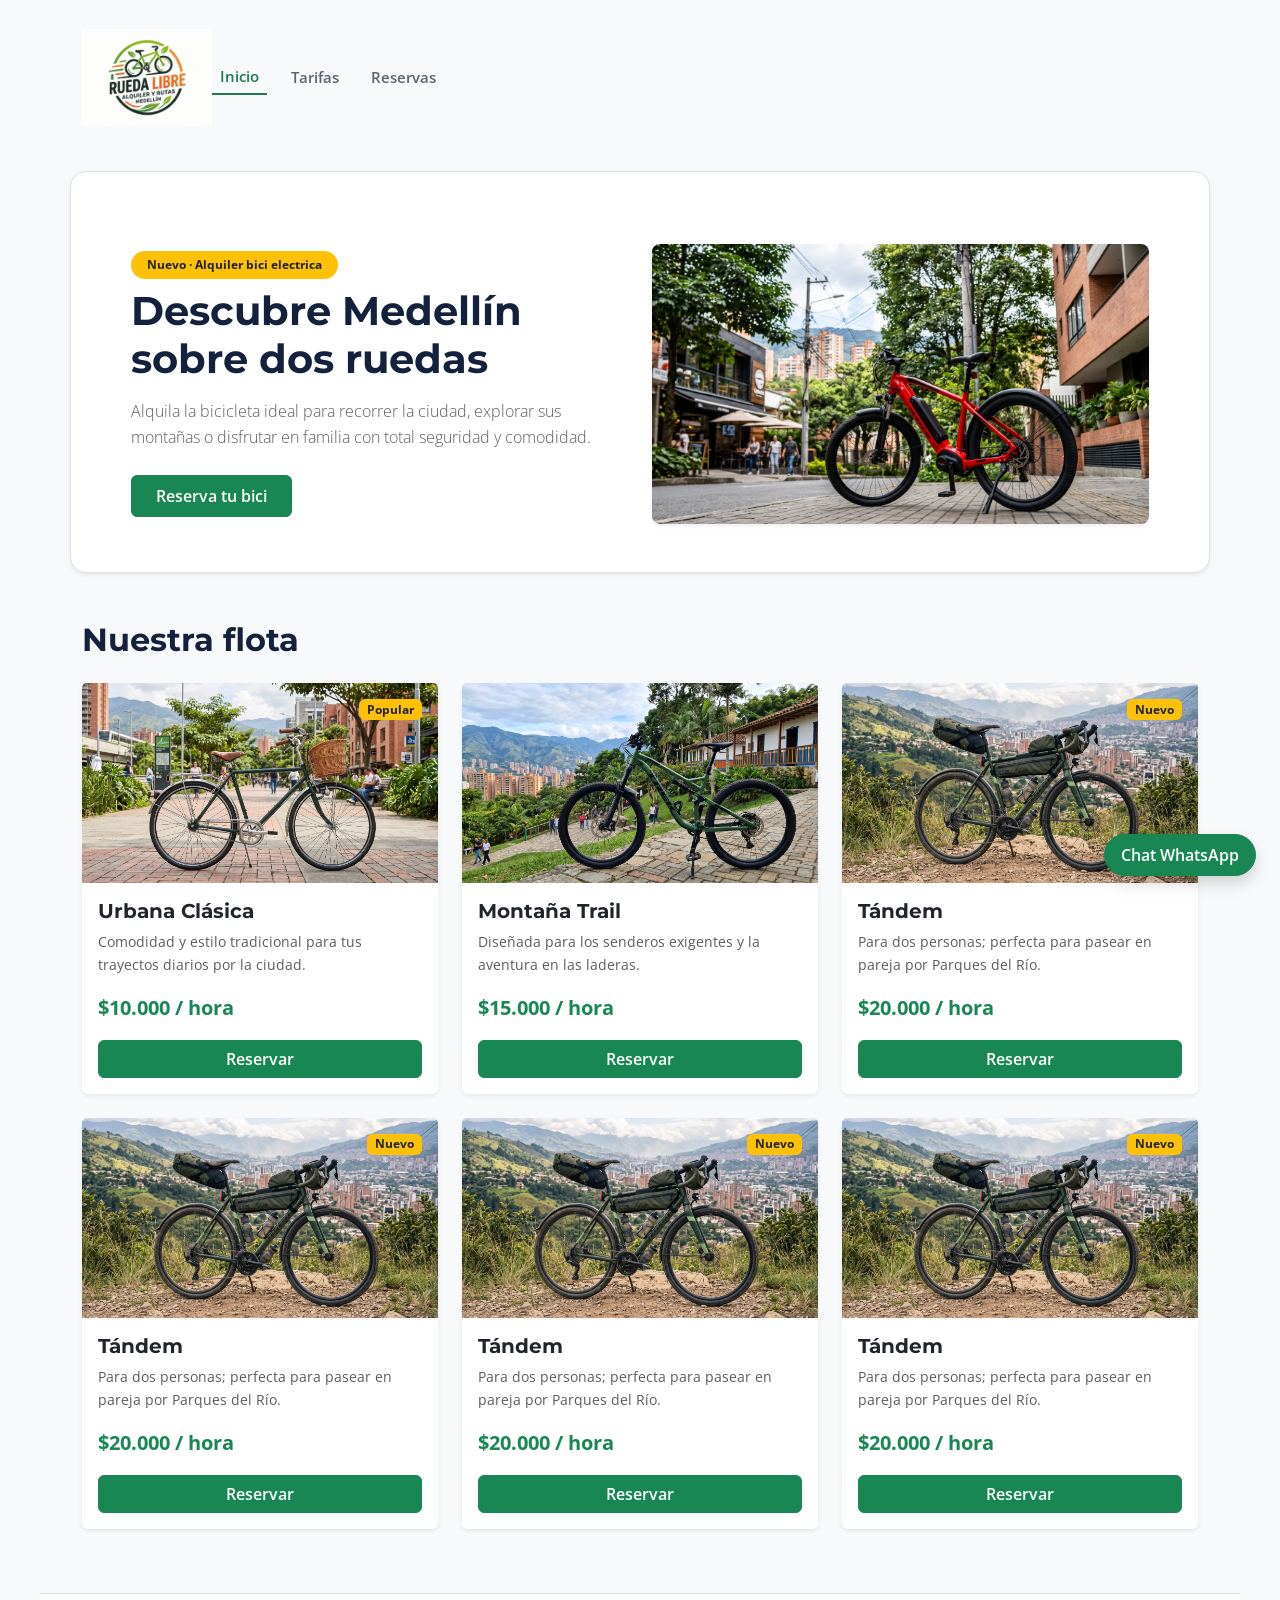
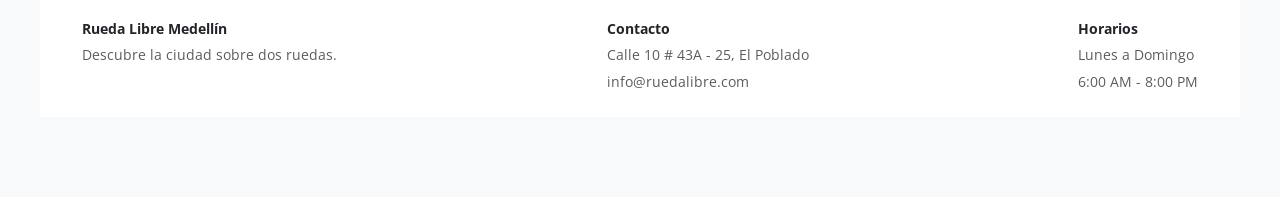
<file: index.html>
<!DOCTYPE html>
<html lang="es">
<head>
    <meta charset="UTF-8">
    <meta name="viewport" content="width=device-width, initial-scale=1.0">
    <title>Rueda Libre - Alquiler y Rutas en Medellín</title>
    
    <link href="https://cdn.jsdelivr.net/npm/bootstrap@5.3.3/dist/css/bootstrap.min.css" rel="stylesheet" integrity="sha384-QWTKZyjpPEjISv5WaRU9OFeRpok6YctnYmDr5pNlyT2bRjXh0JMhjY6hW+ALEwIH" crossorigin="anonymous">
    
    <link rel="stylesheet" href="css/styles.css">
    
    <link rel="preconnect" href="https://fonts.googleapis.com">
    <link rel="preconnect" href="https://fonts.gstatic.com" crossorigin>
    <link href="https://fonts.googleapis.com/css2?family=Montserrat:wght@700&family=Open+Sans:wght@400;600&display=swap" rel="stylesheet">
</head>
<body class="bg-light text-dark">

    <header class="container py-3">
        <nav class="navbar navbar-expand-md navbar-light">
            <div class="container-fluid px-0">
                <a class="navbar-brand m-0" href="index.html">
                    <img src="img/logo.jpeg" id="logo" alt="Logo Rueda Libre" style="max-width: 130px;" class="img-fluid">
                </a>

                <button class="navbar-toggler" type="button" data-bs-toggle="collapse" data-bs-target="#menuNavegacion" aria-controls="menuNavegacion" aria-expanded="false" aria-label="Toggle navigation">
                    <span class="navbar-toggler-icon"></span>
                </button>

                <div class="collapse navbar-collapse justify-content-end" id="menuNavegacion">
                    <ul id="menu" class="navbar-nav align-items-center gap-3 mb-2 mb-md-0">
                        <li class="nav-item"><a href="index.html" class="nav-link activo fw-semibold text-decoration-none">Inicio</a></li>
                        <li class="nav-item"><a href="paginas/tarifas.html" class="nav-link fw-semibold text-decoration-none">Tarifas</a></li>
                        <li class="nav-item"><a href="paginas/reservas.html" class="nav-link fw-semibold text-decoration-none">Reservas</a></li>
                    </ul>
                </div>
            </div>
        </nav>
    </header>
    <main class="container my-4">
        <section class="row align-items-center bg-white p-4 p-md-5 rounded-4 shadow-sm border g-4">
            <div class="col-12 col-md-6 space-y-3">
                <span class="badge bg-warning text-dark mb-2 px-3 py-2 rounded-pill fw-bold">Nuevo · Alquiler bici electrica</span>
                <h1 class="display-6 fw-bold mb-3">Descubre Medellín sobre dos ruedas</h1>
                <p class="text-muted lead fs-6 mb-4">Alquila la bicicleta ideal para recorrer la ciudad, explorar sus montañas o disfrutar en familia con total seguridad y comodidad.</p>
                <div>
                    <a href="paginas/reservas.html" class="btn btn-success px-4 py-2 fw-semibold">Reserva tu bici</a>
                </div>
            </div>
            <div class="col-12 col-md-6">
                <img src="img/bici-electrica.jpeg" alt="Rueda Libre Medellín" class="img-fluid rounded-3 shadow-sm w-100 object-fit-cover" style="height: 280px;">
            </div>
        </section>
        <section class="mt-5">
            <h2 class="fw-bold mb-4">Nuestra flota</h2>
            <div class="row g-4">
                <div class="col-12 col-sm-6 col-lg-4">
                    <article class="card h-100 shadow-sm border-0 position-relative">
                        <img src="img/bici-normal.jpeg" class="card-img-top object-fit-cover" alt="Urbana Clásica" style="height: 200px;">
                        <span class="position-absolute top-0 end-0 m-3 badge bg-warning text-dark fw-bold">Popular</span>
                        <div class="card-body d-flex flex-column">
                            <h3 class="card-title h5 fw-bold">Urbana Clásica</h3>
                            <p class="card-text text-muted small flex-grow-1">Comodidad y estilo tradicional para tus trayectos diarios por la ciudad.</p>
                            <p class="text-success fw-bold fs-5 mb-3">$10.000 / hora</p>
                            <a href="paginas/reservas.html" class="btn btn-success w-100 mt-auto fw-semibold">Reservar</a>
                        </div>
                    </article>
                </div>
                <div class="col-12 col-sm-6 col-lg-4">
                    <article class="card h-100 shadow-sm border-0 position-relative">
                        <img src="img/bici-montaña.jpeg" class="card-img-top object-fit-cover" alt="Montaña Trail" style="height: 200px;">
                        <div class="card-body d-flex flex-column">
                            <h3 class="card-title h5 fw-bold">Montaña Trail</h3>
                            <p class="card-text text-muted small flex-grow-1">Diseñada para los senderos exigentes y la aventura en las laderas.</p>
                            <p class="text-success fw-bold fs-5 mb-3">$15.000 / hora</p>
                            <a href="paginas/reservas.html" class="btn btn-success w-100 mt-auto fw-semibold">Reservar</a>
                        </div>
                    </article>
                </div>

            
                <div class="col-12 col-sm-6 col-lg-4">
                    <article class="card h-100 shadow-sm border-0 position-relative">
                        <img src="img/bici-gravel.jpeg" class="card-img-top object-fit-cover" alt="Bicicleta Tándem" style="height: 200px;">
                        <span class="position-absolute top-0 end-0 m-3 badge bg-warning text-dark fw-bold">Nuevo</span>
                        <div class="card-body d-flex flex-column">
                            <h3 class="card-title h5 fw-bold">Tándem</h3>
                            <p class="card-text text-muted small flex-grow-1">Para dos personas; perfecta para pasear en pareja por Parques del Río.</p>
                            <p class="text-success fw-bold fs-5 mb-3">$20.000 / hora</p>
                            <a href="paginas/reservas.html" class="btn btn-success w-100 mt-auto fw-semibold">Reservar</a>
                        </div>
                    </article>
                </div>
                <div class="col-12 col-sm-6 col-lg-4">
                    <article class="card h-100 shadow-sm border-0 position-relative">
                        <img src="img/bici-gravel.jpeg" class="card-img-top object-fit-cover" alt="Bicicleta Tándem" style="height: 200px;">
                        <span class="position-absolute top-0 end-0 m-3 badge bg-warning text-dark fw-bold">Nuevo</span>
                        <div class="card-body d-flex flex-column">
                            <h3 class="card-title h5 fw-bold">Tándem</h3>
                            <p class="card-text text-muted small flex-grow-1">Para dos personas; perfecta para pasear en pareja por Parques del Río.</p>
                            <p class="text-success fw-bold fs-5 mb-3">$20.000 / hora</p>
                            <a href="paginas/reservas.html" class="btn btn-success w-100 mt-auto fw-semibold">Reservar</a>
                        </div>
                    </article>
                </div>
                <div class="col-12 col-sm-6 col-lg-4">
                    <article class="card h-100 shadow-sm border-0 position-relative">
                        <img src="img/bici-gravel.jpeg" class="card-img-top object-fit-cover" alt="Bicicleta Tándem" style="height: 200px;">
                        <span class="position-absolute top-0 end-0 m-3 badge bg-warning text-dark fw-bold">Nuevo</span>
                        <div class="card-body d-flex flex-column">
                            <h3 class="card-title h5 fw-bold">Tándem</h3>
                            <p class="card-text text-muted small flex-grow-1">Para dos personas; perfecta para pasear en pareja por Parques del Río.</p>
                            <p class="text-success fw-bold fs-5 mb-3">$20.000 / hora</p>
                            <a href="paginas/reservas.html" class="btn btn-success w-100 mt-auto fw-semibold">Reservar</a>
                        </div>
                    </article>
                </div>
                <div class="col-12 col-sm-6 col-lg-4">
                    <article class="card h-100 shadow-sm border-0 position-relative">
                        <img src="img/bici-gravel.jpeg" class="card-img-top object-fit-cover" alt="Bicicleta Tándem" style="height: 200px;">
                        <span class="position-absolute top-0 end-0 m-3 badge bg-warning text-dark fw-bold">Nuevo</span>
                        <div class="card-body d-flex flex-column">
                            <h3 class="card-title h5 fw-bold">Tándem</h3>
                            <p class="card-text text-muted small flex-grow-1">Para dos personas; perfecta para pasear en pareja por Parques del Río.</p>
                            <p class="text-success fw-bold fs-5 mb-3">$20.000 / hora</p>
                            <a href="paginas/reservas.html" class="btn btn-success w-100 mt-auto fw-semibold">Reservar</a>
                        </div>
                    </article>
                </div>

            </div>
        </section>

    </main>
    <a href="https://wa.me/573197158607" class="btn btn-success position-fixed bottom-0 end-0 m-4 rounded-pill shadow px-3 py-2 fw-semibold" target="_blank" style="z-index: 1000;">Chat WhatsApp</a>

    <footer class="border-top py-4 mt-5 bg-white">
        <div class="container d-flex flex-column flex-md-row justify-content-between align-items-start gap-4 text-muted small">
            <div>
                <p class="mb-1 fw-bold text-dark">Rueda Libre Medellín</p>
                <p class="mb-0">Descubre la ciudad sobre dos ruedas.</p>
            </div>
            <div>
                <p class="mb-1 fw-bold text-dark">Contacto</p>
                <p class="mb-1">Calle 10 # 43A - 25, El Poblado</p>
                <p class="mb-0">info@ruedalibre.com</p>
            </div>
            <div>
                <p class="mb-1 fw-bold text-dark">Horarios</p>
                <p class="mb-1">Lunes a Domingo</p>
                <p class="mb-0">6:00 AM - 8:00 PM</p>
            </div>
        </div>
    </footer>
    <script src="https://cdn.jsdelivr.net/npm/bootstrap@5.3.3/dist/js/bootstrap.bundle.min.js" integrity="sha384-YvpcrYf0tY3lHB60NNkmXc5s9fDVZLESaAA55NDzOxhy9GkcIdslK1eN7N6jIeHz" crossorigin="anonymous"></script>
</body>
</html>
</file>
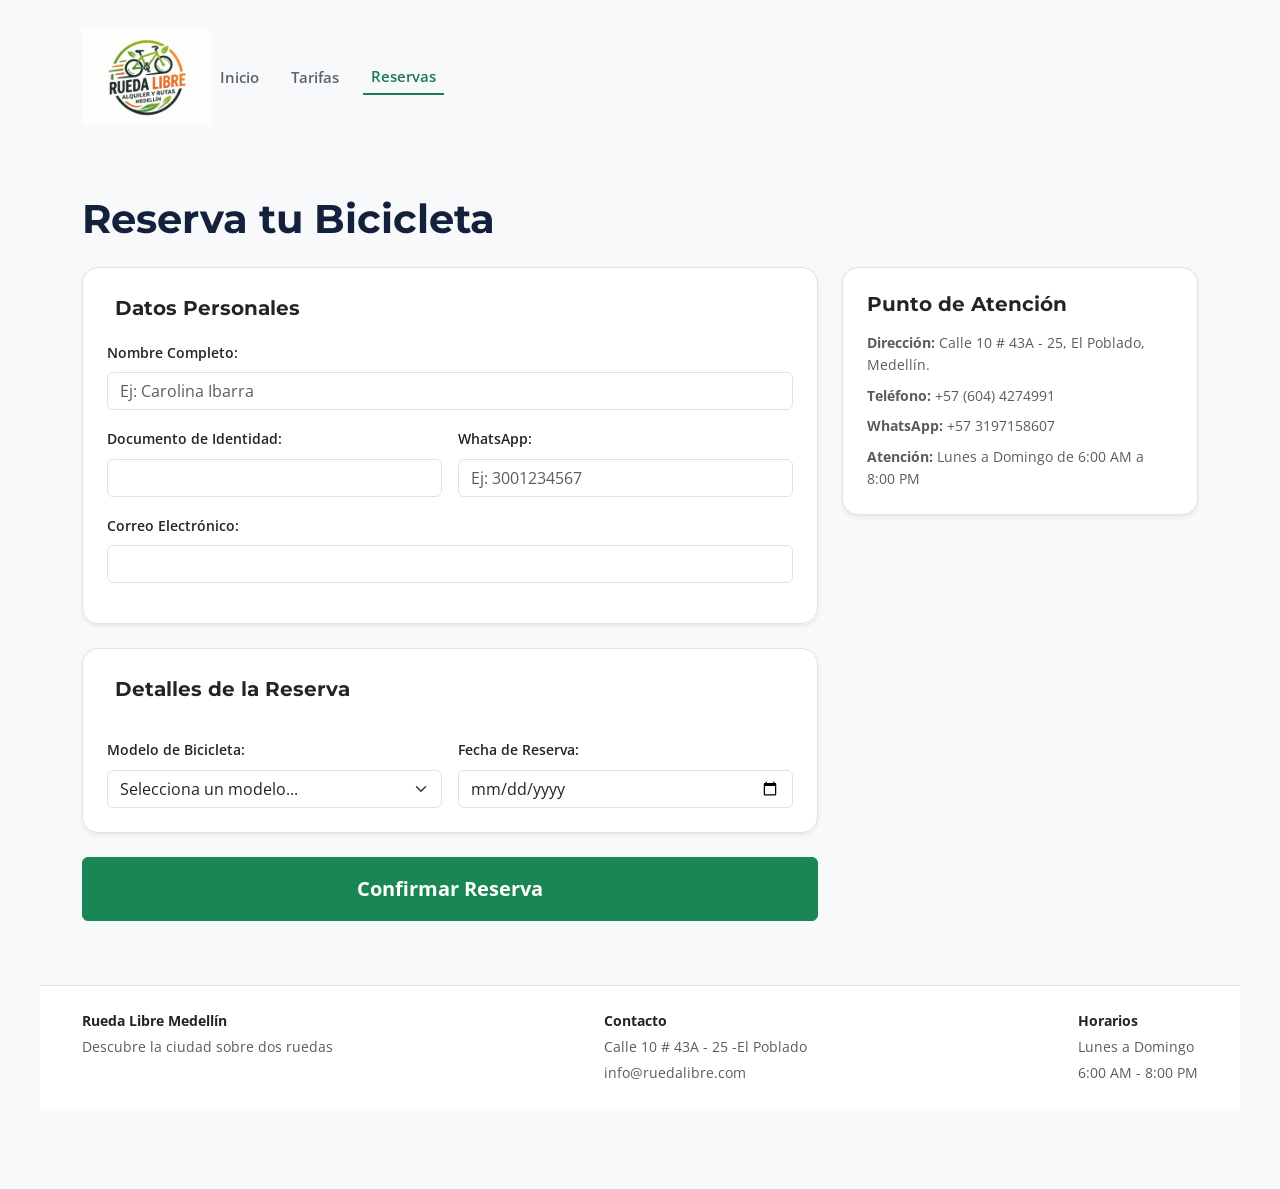
<file: paginas/reservas.html>
<!DOCTYPE html>
<html lang="es">
<head>
    <meta charset="UTF-8">
    <meta name="viewport" content="width=device-width, initial-scale=1.0">
    <title>Reservas - Rueda Libre</title>
    
    <link href="https://cdn.jsdelivr.net/npm/bootstrap@5.3.3/dist/css/bootstrap.min.css" rel="stylesheet" integrity="sha384-QWTKZyjpPEjISv5WaRU9OFeRpok6YctnYmDr5pNlyT2bRjXh0JMhjY6hW+ALEwIH" crossorigin="anonymous">
    <link rel="stylesheet" href="../css/styles.css">
    
    <link rel="preconnect" href="https://fonts.googleapis.com">
    <link rel="preconnect" href="https://fonts.gstatic.com" crossorigin>
    <link href="https://fonts.googleapis.com/css2?family=Montserrat:wght@700&family=Open+Sans:wght@400;600&display=swap" rel="stylesheet">
</head>
<body class="bg-light text-dark">

    <header class="container py-3">
        <nav class="navbar navbar-expand-md navbar-light">
            <div class="container-fluid px-0">
                <a class="navbar-brand m-0" href="../index.html">
                    <img src="../img/logo.jpeg" id="logo" alt="Logo Rueda Libre" style="max-width: 130px;" class="img-fluid">
                </a>

                <button class="navbar-toggler" type="button" data-bs-toggle="collapse" data-bs-target="#menuNavegacion" aria-controls="menuNavegacion" aria-expanded="false" aria-label="Toggle navigation">
                    <span class="navbar-toggler-icon"></span>
                </button>

                <div class="collapse navbar-collapse justify-content-end" id="menuNavegacion">
                    <ul id="menu" class="navbar-nav align-items-center gap-3 mb-2 mb-md-0">
                        <li class="nav-item"><a href="../index.html" class="nav-link fw-semibold text-decoration-none">Inicio</a></li>
                        <li class="nav-item"><a href="tarifas.html" class="nav-link fw-semibold text-decoration-none">Tarifas</a></li>
                        <li class="nav-item"><a href="reservas.html" class="nav-link activo fw-semibold text-decoration-none">Reservas</a></li>
                    </ul>
                </div>
            </div>
        </nav>
    </header>

    <main class="container my-4">
        <h1 class="fw-bold mb-4">Reserva tu Bicicleta</h1>

        <div class="row g-4 align-items-start">
            
            <section class="col-12 col-lg-8">
                <form action="#" method="post" class="needs-validation space-y-4" novalidate>
                    
                    <fieldset class="p-4 bg-white rounded-4 border shadow-sm mb-4">
                        <legend class="fw-bold fs-5 text-dark mb-3 px-2">Datos Personales</legend>

                        <div class="mb-3">
                            <label for="nombre" class="form-label fw-semibold small">Nombre Completo:</label>
                            <input type="text" id="nombre" name="nombre" class="form-control" pattern="[A-Za-zÀ-ÿ\s]+" maxlength="60" title="Solo se permiten letras y espacios" placeholder="Ej: Carolina Ibarra" required>
                        </div>

                        <div class="row g-3 mb-3">
                            <div class="col-12 col-sm-6">
                                <label for="documento" class="form-label fw-semibold small">Documento de Identidad:</label>
                                <input type="text" id="documento" name="documento" class="form-control" required>
                            </div>
                            <div class="col-12 col-sm-6">
                                <label for="celular" class="form-label fw-semibold small">WhatsApp:</label>
                                <input type="tel" id="celular" name="celular" class="form-control" pattern="[0-9]{10}" maxlength="10" placeholder="Ej: 3001234567" required>
                            </div>
                        </div>

                        <div class="mb-3">
                            <label for="email" class="form-label fw-semibold small">Correo Electrónico:</label>
                            <input type="email" id="email" name="email" class="form-control" required>
                        </div>
                    </fieldset>

                    <fieldset class="p-4 bg-white rounded-4 border shadow-sm mb-4">
                        <legend class="fw-bold fs-5 text-dark mb-3 px-2">Detalles de la Reserva</legend>
                        
                        <div class="row g-3">
                            <div class="col-12 col-sm-6">
                                <label for="tipo-bici" class="form-label fw-semibold small">Modelo de Bicicleta:</label>
                                <select id="tipo-bici" name="tipo-bici" class="form-select" required>
                                    <option value="" selected disabled>Selecciona un modelo...</option>
                                    <option value="urbana">Urbana Clásica ($10.000/h)</option>
                                    <option value="plegable">Urbana Plegable ($12.000/h)</option>
                                    <option value="montana">Montaña Trail ($15.000/h)</option>
                                    <option value="gravel">Gravel Aventura ($18.000/h)</option>
                                    <option value="electrica">Eléctrica Urbana ($25.000/h)</option>
                                    <option value="infantil">Infantil ($8.000/h)</option>
                                    <option value="tandem">Tándem ($20.000/h)</option>
                                </select>
                            </div>

                            <div class="col-12 col-sm-6">
                                <label for="fecha" class="form-label fw-semibold small">Fecha de Reserva:</label>
                                <input type="date" id="fecha" name="fecha" class="form-control" required>
                            </div>
                        </div>
                    </fieldset>

                    <button type="submit" class="btn btn-success w-100 py-3 fw-bold fs-5">Confirmar Reserva</button>
                </form>
            </section>

            <aside class="col-12 col-lg-4">
                <div class="p-4 bg-white rounded-4 border shadow-sm">
                    <h3 class="fs-5 fw-bold text-dark mb-3">Punto de Atención</h3>
                    <p class="small text-muted mb-2"><strong>Dirección:</strong> Calle 10 # 43A - 25, El Poblado, Medellín.</p>
                    <p class="small text-muted mb-2"><strong>Teléfono:</strong> +57 (604) 4274991</p>
                    <p class="small text-muted mb-2"><strong>WhatsApp:</strong> +57 3197158607</p>
                    <p class="small text-muted mb-0"><strong>Atención:</strong> Lunes a Domingo de 6:00 AM a 8:00 PM</p>
                </div>
            </aside>

        </div>
    </main>

    <footer class="border-top py-4 mt-5 bg-white">
        <div class="container d-flex flex-column flex-md-row justify-content-between align-items-start gap-4 text-muted small">
            <div>
                <p class="mb-1 fw-bold text-dark">Rueda Libre Medellín</p>
                <p class="mb-0">Descubre la ciudad sobre dos ruedas</p>
            </div>
            <div>
                <p class="mb-1 fw-bold text-dark">Contacto</p>
                <p class="mb-1">Calle 10 # 43A - 25 -El Poblado</p>
                <p class="mb-0">info@ruedalibre.com</p>
            </div>
            <div>
                <p class="mb-1 fw-bold text-dark">Horarios</p>
                <p class="mb-1">Lunes a Domingo</p>
                <p class="mb-0">6:00 AM - 8:00 PM</p>
            </div>
        </div>
    </footer>

    <script src="https://cdn.jsdelivr.net/npm/bootstrap@5.3.3/dist/js/bootstrap.bundle.min.js" integrity="sha384-YvpcrYf0tY3lHB60NNkmXc5s9fDVZLESaAA55NDzOxhy9GkcIdslK1eN7N6jIeHz" crossorigin="anonymous"></script>
</body>
</html>
</file>
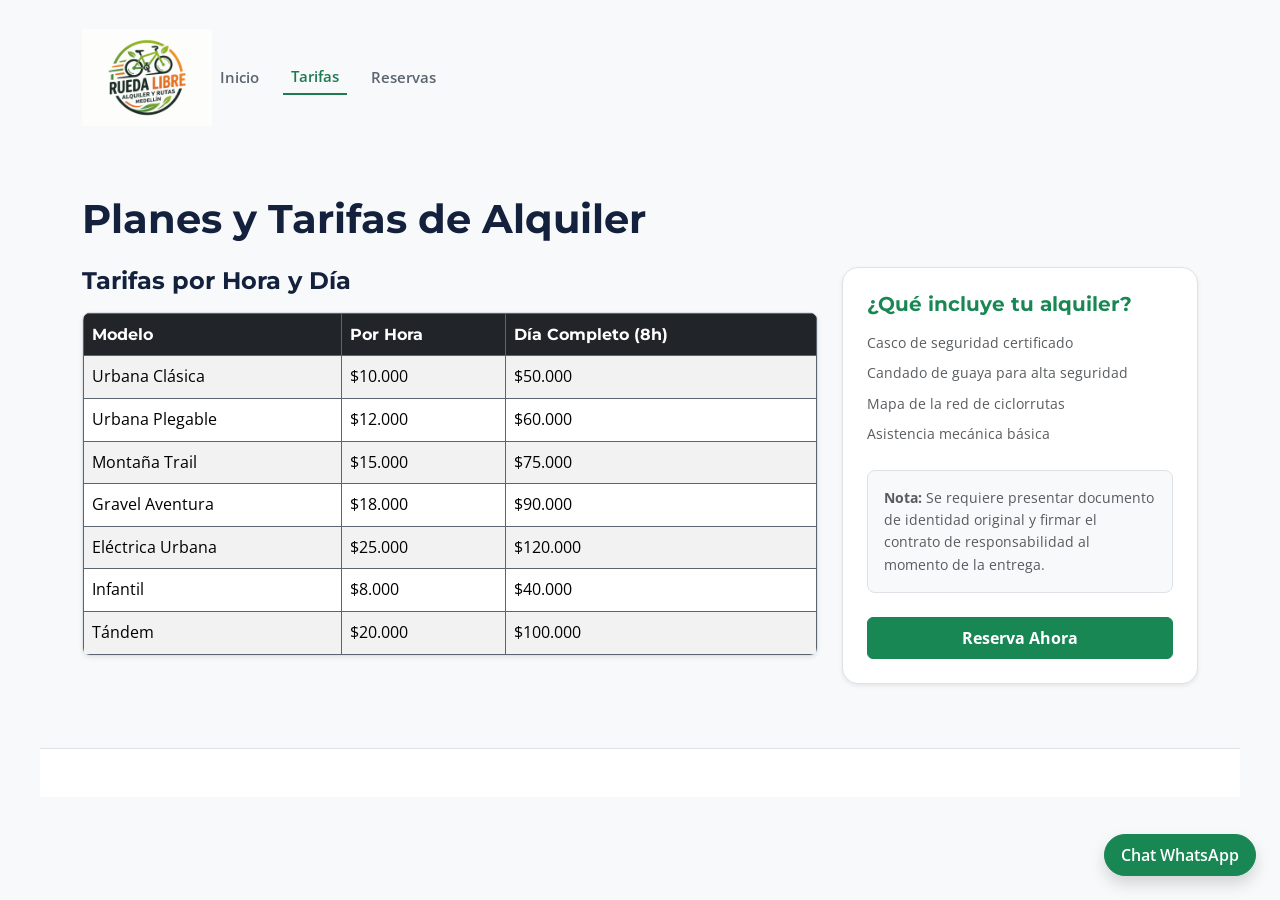
<file: paginas/tarifas.html>
<!DOCTYPE html>
<html lang="es">
<head>
    <meta charset="UTF-8">
    <meta name="viewport" content="width=device-width, initial-scale=1.0">
    <title>Tarifas y Alquiler - Rueda Libre</title>
    
    <link href="https://cdn.jsdelivr.net/npm/bootstrap@5.3.3/dist/css/bootstrap.min.css" rel="stylesheet" integrity="sha384-QWTKZyjpPEjISv5WaRU9OFeRpok6YctnYmDr5pNlyT2bRjXh0JMhjY6hW+ALEwIH" crossorigin="anonymous">
    <link rel="stylesheet" href="../css/styles.css">
    
    <link rel="preconnect" href="https://fonts.googleapis.com">
    <link rel="preconnect" href="https://fonts.gstatic.com" crossorigin>
    <link href="https://fonts.googleapis.com/css2?family=Montserrat:wght@700&family=Open+Sans:wght@400;600&display=swap" rel="stylesheet">
</head>
<body class="bg-light text-dark">

    <header class="container py-3">
        <nav class="navbar navbar-expand-md navbar-light">
            <div class="container-fluid px-0">
                <a class="navbar-brand m-0" href="../index.html">
                    <img src="../img/logo.jpeg" id="logo" alt="Logo Rueda Libre" style="max-width: 130px;" class="img-fluid">
                </a>

                <button class="navbar-toggler" type="button" data-bs-toggle="collapse" data-bs-target="#menuNavegacion" aria-controls="menuNavegacion" aria-expanded="false" aria-label="Toggle navigation">
                    <span class="navbar-toggler-icon"></span>
                </button>

                <div class="collapse navbar-collapse justify-content-end" id="menuNavegacion">
                    <ul id="menu" class="navbar-nav align-items-center gap-3 mb-2 mb-md-0">
                        <li class="nav-item"><a href="../index.html" class="nav-link fw-semibold text-decoration-none">Inicio</a></li>
                        <li class="nav-item"><a href="tarifas.html" class="nav-link activo fw-semibold text-decoration-none">Tarifas</a></li>
                        <li class="nav-item"><a href="reservas.html" class="nav-link fw-semibold text-decoration-none">Reservas</a></li>
                    </ul>
                </div>
            </div>
        </nav>
    </header>

    <main class="container my-4">
        <h1 class="fw-bold mb-4">Planes y Tarifas de Alquiler</h1>

        <div class="row g-4 align-items-start">
            
            <section class="col-12 col-lg-8">
                <h2 class="fs-4 fw-bold mb-3">Tarifas por Hora y Día</h2>
                <div class="table-responsive mb-4 shadow-sm rounded-3 border bg-white">
                    <table class="table table-striped table-hover align-middle mb-0">
                        <thead class="table-dark">
                            <tr>
                                    <th>Modelo</th>
                                        <th>Por Hora</th>
                                            <th>Día Completo (8h)</th>
                            </tr>
                        </thead>
                        <tbody>
                            <tr>
                                <td>Urbana Clásica</td>
                                <td>$10.000</td>
                                <td>$50.000</td>
                            </tr>
                            <tr>
                                <td>Urbana Plegable</td>
                                <td>$12.000</td>
                                <td>$60.000</td>
                            </tr>
                            <tr>
                                <td>Montaña Trail</td>
                                <td>$15.000</td>
                                <td>$75.000</td>
                            </tr>
                            <tr>
                                <td>Gravel Aventura</td>
                                <td>$18.000</td>
                                <td>$90.000</td>
                            </tr>
                            <tr>
                                <td>Eléctrica Urbana</td>
                                <td>$25.000</td>
                                <td>$120.000</td>
                            </tr>
                            <tr>
                                <td>Infantil</td>
                                <td>$8.000</td>
                                <td>$40.000</td>
                            </tr>
                            <tr>
                                <td>Tándem</td>
                                <td>$20.000</td>
                                <td>$100.000</td>
                            </tr>
                        </tbody>
                    </table>
                </div>
            </section>

            <aside class="col-12 col-lg-4">
                <div class="p-4 bg-white rounded-4 border shadow-sm">
                    <h3 class="fs-5 fw-bold text-success mb-3">¿Qué incluye tu alquiler?</h3>
                    <ul class="list-unstyled d-flex flex-column gap-2 text-muted small mb-4">
                        <li> Casco de seguridad certificado</li>
                        <li>Candado de guaya para alta seguridad</li>
                        <li>Mapa de la red de ciclorrutas</li>
                        <li>Asistencia mecánica básica</li>
                    </ul>
                    <div class="p-3 bg-light rounded-3 border mb-4">
                        <p class="small text-muted mb-0"><strong>Nota:</strong> Se requiere presentar documento de identidad original y firmar el contrato de responsabilidad al momento de la entrega.</p>
                    </div>
                    <a href="reservas.html" class="btn btn-success w-100 fw-bold py-2">Reserva Ahora</a>
                </div>
            </aside>

        </div>
    </main>

    <a href="https://wa.me/573197158607" class="btn btn-success position-fixed bottom-0 end-0 m-4 rounded-pill shadow px-3 py-2 fw-semibold" target="_blank" style="z-index: 1000;">Chat WhatsApp</a>

    <footer class="border-top py-4 mt-5 bg-white">
        <div class="container d-flex flex-column flex-md-row justify-content-between align-items-start gap-4 text-muted small"> 
    </footer>

    <script src="https://cdn.jsdelivr.net/npm/bootstrap@5.3.3/dist/js/bootstrap.bundle.min.js" integrity="sha384-YvpcrYf0tY3lHB60NNkmXc5s9fDVZLESaAA55NDzOxhy9GkcIdslK1eN7N6jIeHz" crossorigin="anonymous"></script>
</body>
</html>
</file>
<file: css/styles.css>
/* ==================================================
   1. VARIABLES GLOBALES
   ================================================== */
:root {
    --color-verde-ruta: #1E7A4F;
    --color-naranja-pedal: #F39A2B;
    --color-azul-noche: #14213D;
    --color-crema: #FAF6EF;
    --color-gris-asfalto: #5B6470;
    --color-blanco: #FFFFFF;

    --fuente-titulos: 'Montserrat', sans-serif;
    --fuente-cuerpo: 'Open Sans', sans-serif;

    --espacio-xs: 0.25rem;
    --espacio-sm: 0.5rem;
    --espacio-md: 1rem;
    --espacio-lg: 2rem;
    --espacio-xl: 3rem;
}
*, *::before, *::after {
    box-sizing: border-box;
    margin: 0;
    padding: 0;
}
img {
    max-width: 100%;
    width: 100%;
    height: auto;
    display: block;
}

body {
    font-family: var(--fuente-cuerpo);
    font-weight: 400;
    color: var(--color-azul-noche);
    background-color: var(--color-crema);
    line-height: 1.6;
    padding-bottom: 5rem;
}

main, header, footer {
    width: 100%;
    max-width: 75rem;
    margin-left: auto;
    margin-right: auto;
    padding: var(--espacio-md);
}

h1, h2, h3, h4, h5, h6 {
    font-family: var(--fuente-titulos);
    font-weight: 700;
    color: var(--color-azul-noche);
    margin-bottom: var(--espacio-md);
}

p {
    margin-bottom: var(--espacio-md);
}

#logo {
    max-width: 130px;
    margin: 0 auto;
}
header {
    display: flex;
    flex-direction: column;
    align-items: center;
    gap: var(--espacio-sm);
    text-align: center;
    padding: var(--espacio-md);
}

#menu {
    display: flex;
    flex-direction: row;
    justify-content: center;
    align-items: center;
    flex-wrap: wrap;               
    gap: var(--espacio-sm);       
    list-style: none;
    margin: 0;
    padding: 0;
}

#menu a {
    color: var(--color-gris-asfalto);
    text-decoration: none;
    font-size: 0.95rem;
    padding: var(--espacio-xs) 0.5rem;
    display: block;
}

#menu a.activo {
    color: var(--color-verde-ruta);
    font-weight: 600;
    border-bottom: 2px solid var(--color-verde-ruta);
}
.portada-grid {
    display: flex;
    flex-direction: column-reverse;
    gap: var(--espacio-md);
    margin-bottom: var(--espacio-lg);
}
.flota-grid {
    display: grid;
    grid-template-columns: repeat(auto-fit, minmax(16rem, 1fr));
    gap: var(--espacio-md);
    width: 100%;
    margin-bottom: var(--espacio-xl);
}

.rutas-grid {
    display: grid;
    grid-template-columns: 1fr;
    gap: var(--espacio-md);
    width: 100%;
    margin-bottom: var(--espacio-xl);
}
.tarjeta-servicio {
    position: relative;
    background-color: var(--color-blanco);
    border: 1px solid var(--color-gris-asfalto);
    border-radius: 8px;
    padding: var(--espacio-md);
    display: flex;
    flex-direction: column;
    width: 100%;
    min-width: 0;                   
}

.tarjeta-servicio img {
    width: 100%;
    height: 180px;
    object-fit: cover;
    border-radius: 6px;
    margin-bottom: var(--espacio-md);
    background-color: #91fac0;
}

.tarjeta-servicio .precio {
    color: var(--color-verde-ruta);
    font-weight: 600;
}

.tarjeta-servicio .btn-accion {
    margin-top: auto;            
    text-align: center;
}
.reservas-layout {
    display: flex;
    flex-direction: column;
    gap: var(--espacio-lg);
}

.campo-fila {
    display: flex;
    flex-direction: column;      
    gap: var(--espacio-md);
}

form fieldset {
    border: 1px solid var(--color-gris-asfalto);
    border-radius: 6px;
    padding: var(--espacio-md);
    margin-bottom: var(--espacio-md);
    background-color: var(--color-blanco);
}

legend {
    font-family: var(--fuente-titulos);
    font-weight: 700;
    padding: 0 var(--espacio-sm);
    color: var(--color-azul-noche);
}

.campo-grupo {
    margin-bottom: var(--espacio-md);
}

.campo-grupo label {
    display: block;
    margin-bottom: var(--espacio-xs);
    font-weight: 600;
}

.campo-grupo input, .campo-grupo select, .campo-grupo textarea {
    width: 100%;
    padding: var(--espacio-sm);
    border: 1px solid var(--color-gris-asfalto);
    border-radius: 4px;
    font-size: 0.95rem;
}

.tarjeta-contacto {
    background-color: var(--color-blanco);
    border: 1px solid var(--color-gris-asfalto);
    border-radius: 8px;
    padding: var(--espacio-md);
}

table {
    width: 100%;
    border-collapse: collapse;
    margin-bottom: var(--espacio-lg);
    background-color: var(--color-blanco);
    font-size: 0.85rem;            
}

th, td {
    padding: var(--espacio-xs) var(--espacio-sm);
    text-align: left;
    border: 1px solid var(--color-gris-asfalto);
    word-break: break-word;      
}

th {
    background-color: var(--color-azul-noche);
    color: var(--color-blanco);
    font-family: var(--fuente-titulos);
}

.btn-accion {
    display: block;
    width: 100%;
    background-color: var(--color-verde-ruta);
    color: var(--color-blanco);
    padding: var(--espacio-sm) var(--espacio-md);
    text-decoration: none;
    font-weight: 600;
    border-radius: 4px;
    border: none;
    cursor: pointer;
    font-size: 0.95rem;
    text-align: center;
}

.insignia-nuevo {
    position: absolute;
    top: -10px;
    right: 15px;
    background-color: var(--color-naranja-pedal);
    color: var(--color-azul-noche);
    font-family: var(--fuente-titulos);
    font-weight: 700;
    font-size: 0.75rem;
    padding: 0.2rem 0.6rem;
    border-radius: 12px;
}

.btn-whatsapp-flotante {
    position: fixed;
    bottom: 15px;
    right: 15px;
    background-color: var(--color-verde-ruta);
    color: var(--color-blanco);
    padding: 0.6rem 1rem;
    border-radius: 25px;
    text-decoration: none;
    font-weight: 600;
    font-size: 0.85rem;
    box-shadow: 0 4px 10px rgba(0, 0, 0, 0.25);
    z-index: 1000;
}

footer {
    display: flex;
    flex-direction: column;
    gap: var(--espacio-md);
    border-top: 1px solid var(--color-gris-asfalto);
    color: var(--color-gris-asfalto);
    margin-top: var(--espacio-lg);
    padding: var(--espacio-md);
}

.footer-bloque {
    width: 100%;
}

@media (min-width: 768px) {
  
    header {
        flex-direction: row;
        justify-content: space-between;
        text-align: left;
    }

    #logo {
        margin: 0;
    }

    #menu {
        gap: var(--espacio-md);
    }

    .portada-grid {
        display: grid;
        grid-template-columns: 1fr 1fr;
        align-items: center;
    }
    .rutas-grid {
        grid-template-columns: repeat(3, 1fr);
    }
    .campo-fila {
        flex-direction: row;
    }

    .campo-fila .campo-grupo {
        flex: 1;
    }

    .btn-accion {
        display: inline-block;
        width: auto;
    }

    table {
        font-size: 1rem;
    }

    th, td {
        padding: var(--espacio-md);
    }

    footer {
        flex-direction: row;
        justify-content: space-between;
        align-items: flex-start;
    }

    .footer-bloque {
        flex: 1;
    }
}
@media (min-width: 1200px) {
   
    .reservas-layout {
        display: grid;
        grid-template-columns: 2fr 1fr;
        align-items: start;
    }
}
</file>
